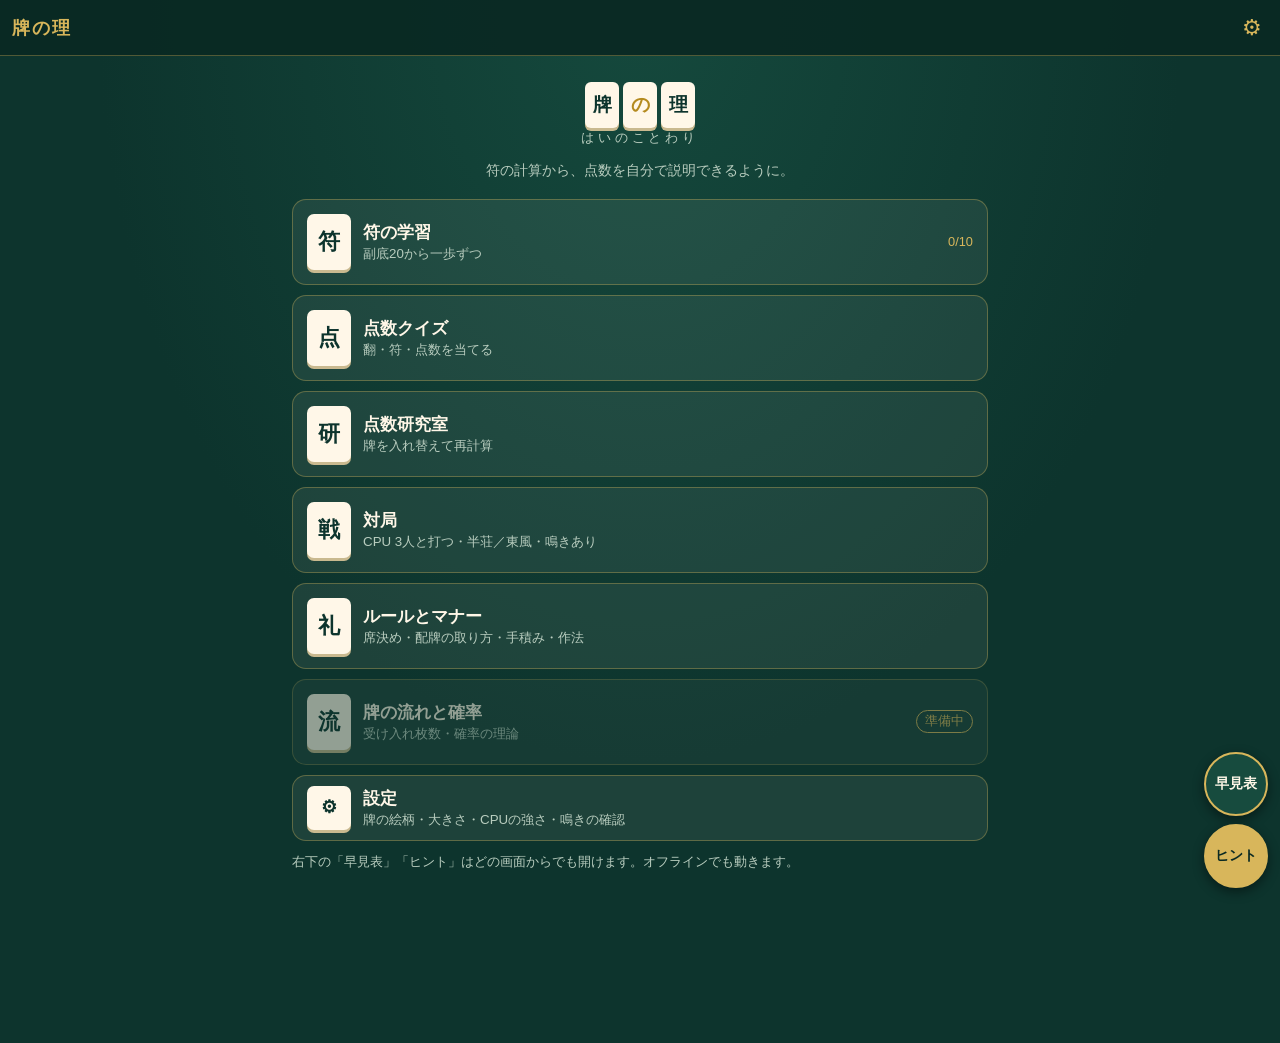
<file: index.html>
<!doctype html>
<html lang="ja">
<head>
<meta charset="utf-8">
<meta name="viewport" content="width=device-width, initial-scale=1, viewport-fit=cover">
<title>牌の理（はいのことわり）</title>
<meta name="theme-color" content="#0D342D">
<meta name="description" content="牌の理（はいのことわり）— 符と点数の計算から対局まで学べる麻雀アプリ">
<link rel="manifest" href="manifest.json">
<link rel="icon" href="icons/icon-192.png">
<link rel="apple-touch-icon" href="icons/apple-touch-icon.png">
<meta name="apple-mobile-web-app-capable" content="yes">
<meta name="mobile-web-app-capable" content="yes">
<meta name="apple-mobile-web-app-title" content="牌の理">
<meta name="apple-mobile-web-app-status-bar-style" content="black-translucent">
<link rel="stylesheet" href="css/style.css">
</head>
<body>
<header class="bar">
  <button id="back" class="icon-btn" aria-label="ホームへ戻る" hidden>‹ ホーム</button>
  <h1 id="title">牌の理</h1>
  <button id="gear" class="icon-btn gear" aria-label="設定">⚙</button>
</header>
<main>
  <section id="v-home" class="view">
    <div id="rename-notice"></div>
    <div class="brand"><div id="logo"></div><p>符の計算から、点数を自分で説明できるように。</p></div>
    <nav class="modes">
      <a href="#lessons" class="mode"><span class="mi">符</span><span><b>符の学習</b><small>副底20から一歩ずつ</small></span><em id="lesson-progress"></em></a>
      <a href="#quiz" class="mode"><span class="mi">点</span><span><b>点数クイズ</b><small>翻・符・点数を当てる</small></span><em id="quiz-progress"></em></a>
      <a href="#lab" class="mode"><span class="mi">研</span><span><b>点数研究室</b><small>牌を入れ替えて再計算</small></span></a>
      <a href="#game" class="mode"><span class="mi">戦</span><span><b>対局</b><small>CPU 3人と打つ・半荘／東風・鳴きあり</small></span></a>
      <a href="#rules" class="mode"><span class="mi">礼</span><span><b>ルールとマナー</b><small>席決め・配牌の取り方・手積み・作法</small></span></a>
      <div class="mode disabled"><span class="mi">流</span><span><b>牌の流れと確率</b><small>受け入れ枚数・確率の理論</small></span><em class="soon">準備中</em></div>
      <a href="#settings" class="mode slim"><span class="mi">⚙</span><span><b>設定</b><small>牌の絵柄・大きさ・CPUの強さ・鳴きの確認</small></span></a>
    </nav>
    <p class="fine">右下の「早見表」「ヒント」はどの画面からでも開けます。オフラインでも動きます。</p>
  </section>

  <section id="v-lessons" class="view" hidden>
    <div class="steps" id="lesson-steps"></div>
    <article class="card" id="lesson-card"></article>
    <div class="row between"><button class="btn" id="lesson-prev">‹ 前へ</button><button class="btn primary" id="lesson-next">次へ ›</button></div>
  </section>

  <section id="v-quiz" class="view" hidden>
    <div class="row between small"><span id="quiz-count"></span><span id="quiz-score"></span></div>
    <article class="card">
      <div class="row between"><h2 id="quiz-title"></h2><span class="tag" id="quiz-diff"></span></div>
      <div class="hand" id="quiz-hand"></div>
      <p class="cond" id="quiz-cond"></p>
      <p class="yaku" id="quiz-yaku"></p>
    </article>
    <article class="card answer">
      <div class="fields">
        <label>翻<select id="ans-han"></select></label>
        <label>符<select id="ans-fu"></select></label>
      </div>
      <p class="lbl">点数</p>
      <div class="choices" id="ans-pay"></div>
      <div class="row"><button class="btn primary wide" id="quiz-check">答え合わせ</button></div>
    </article>
    <article class="card result" id="quiz-result" hidden></article>
    <div class="row between"><button class="btn" id="quiz-prev">‹ 前の問題</button><button class="btn primary" id="quiz-next">次の問題 ›</button></div>
  </section>

  <section id="v-lab" class="view" hidden>
    <p class="notice" id="lab-notice">⚠ 役は自動判定しません。翻（役＋ドラ）は自分で設定してください。符と点数は牌姿から自動計算します。</p>
    <article class="card">
      <div class="row between"><h2>手牌 <small id="lab-count"></small></h2><div class="row gap"><button class="btn sm" id="lab-preset">例を入れる</button><button class="btn sm" id="lab-clear">クリア</button></div></div>
      <div class="hand lab-hand" id="lab-hand"></div>
      <p class="fine" id="lab-handhelp">牌をタップ → 和了牌に指定／外す。下の一覧から追加（各牌4枚まで）。</p>
      <div class="row gap" id="lab-tileacts" hidden><button class="btn sm primary" id="lab-setwin">和了牌にする</button><button class="btn sm" id="lab-remove">この牌を外す</button></div>
    </article>
    <details class="card picker-card" open><summary>牌を追加</summary><div class="picker" id="lab-picker"></div></details>
    <article class="card settings" id="lab-settings"></article>
    <article class="card result" id="lab-result"></article>
  </section>

 <section id="v-game" class="view" hidden><div id="game-body"></div></section>
  <section id="v-rules" class="view" hidden><div id="rules-body"></div></section>
  <section id="v-settings" class="view" hidden><article class="card" id="settings-body"></article>
    <article class="card" id="backup-card"><h2>引っ越し（機種変更）</h2>
      <p class="fine">問題・レッスンの成績と進み具合、研究室、対局の途中経過と成績、設定を1つのファイルにまとめます。iPhone では共有メニューから「"ファイル"に保存」か Google ドライブへ。</p>
      <button class="btn primary wide" id="bk-export">📤 データを書き出す</button>
      <label class="btn wide" style="display:block;text-align:center;box-sizing:border-box">📥 データを読み込む<input type="file" id="bk-import" accept="application/json,.json" hidden></label>
      <p><label><input type="radio" name="bk-mode" value="replace" checked> 置き換え（おすすめ）</label>　<label><input type="radio" name="bk-mode" value="merge"> 統合（今のデータも残す）</label></p>
      <div id="bk-status"></div>
      <p class="fine">読み込む前に中身を確認します。壊れたファイルや他のアプリのファイルは読み込みません。</p>
    </article></section>

  <section id="v-flow" class="view" hidden>
    <article class="card"><h2>牌の流れと確率（準備中）</h2><p>固定の教材牌譜を一手ずつ進め、受け入れ枚数と「見えている牌」から確率の目安を計算するモードを次の版で追加します。</p><p class="fine">相手の伏せ牌は見えないため、表示する確率は可視情報に基づく目安です。</p></article>
  </section>
</main>

<div class="fabs">
  <button class="fab" id="fab-table">早見表</button>
  <button class="fab gold" id="fab-hint">ヒント</button>
</div>

<div class="modal" id="m-table" hidden role="dialog" aria-label="符の早見表">
  <div class="sheet">
    <div class="row between"><h2>点数早見表</h2><button class="icon-btn close" data-close>×</button></div>
    <div class="seg" id="table-seg"><button data-v="child" class="on">子</button><button data-v="dealer">親</button></div>
    <div class="table-wrap" id="table-body"></div>
  </div>
</div>
<div class="modal" id="m-hint" hidden role="dialog" aria-label="ヒント">
  <div class="sheet">
    <div class="row between"><h2>ヒント</h2><button class="icon-btn close" data-close>×</button></div>
    <div id="hint-body"></div>
  </div>
</div>

<script>/* 改名のお知らせ用：旧版の保存データがあるかを、他のスクリプトが書き込む前に確認 */
try { window.__dojoHadData = Object.keys(localStorage).some(function (k) { return k.indexOf('dojo.') === 0; }); } catch (e) { window.__dojoHadData = false; }</script>
<script src="js/tiles/tiles-common.js"></script>
<script src="js/tiles/tiles-A.js"></script>
<script src="js/tiles/tiles-B.js"></script>
<script src="js/tiles/tiles-C.js"></script>
<script src="js/engine.js"></script>
<script src="js/questions.js"></script>
<script src="js/lessons.js"></script>
<script src="js/yaku.js"></script>
<script src="js/cpu.js"></script>
<script src="js/game-core.js"></script>
<script src="js/game-ui.js"></script>
<script src="js/rules.js"></script>
<script src="js/backup.js"></script>
<script src="js/app.js"></script>
</body>
</html>
</file>
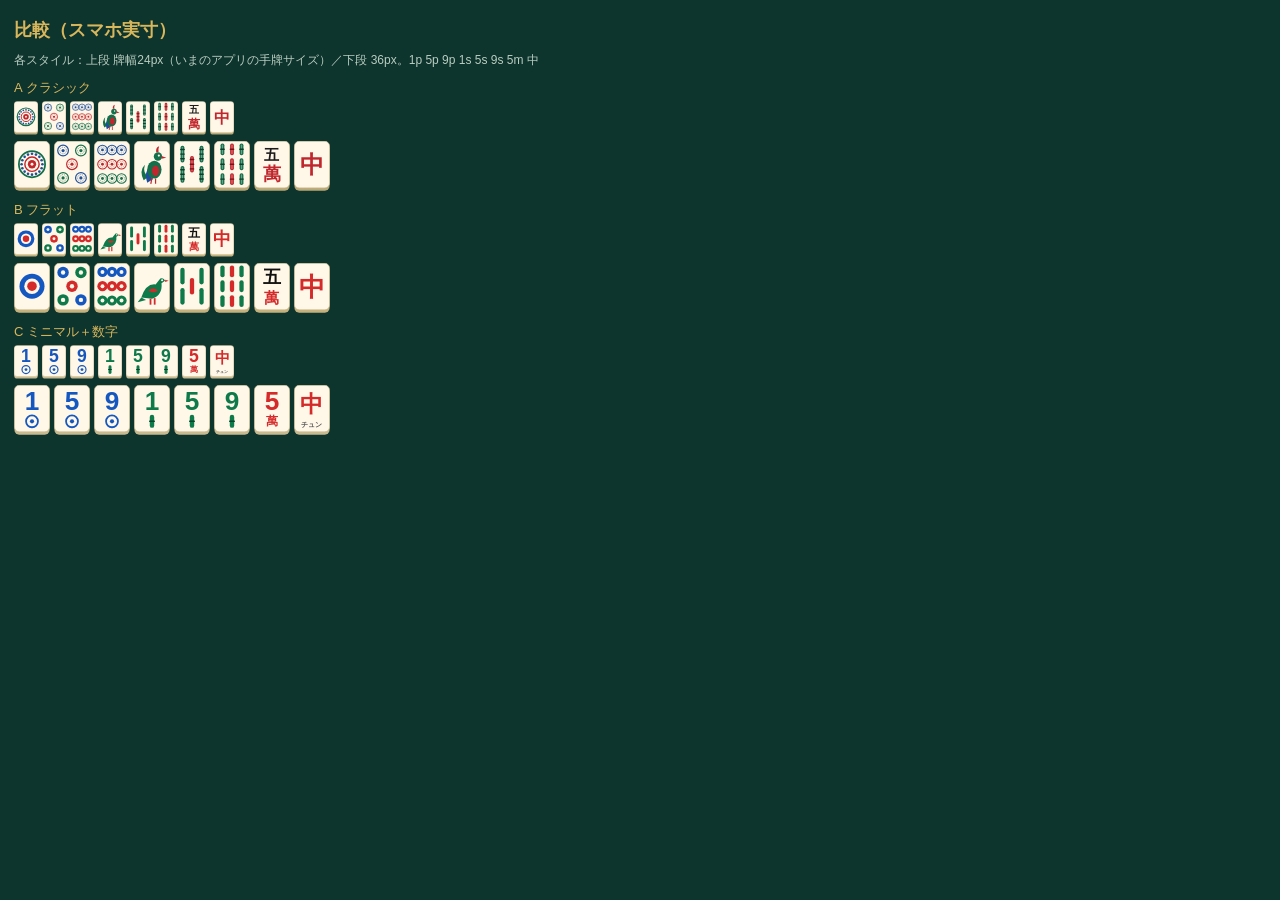
<file: design-samples/samples.html>
<!doctype html><html lang="ja"><head><meta charset="utf-8"><meta name="viewport" content="width=device-width,initial-scale=1">
<style>body{margin:0;background:#0D342D;color:#fff7e8;font-family:'Noto Sans CJK JP',sans-serif;padding:14px}
h1{font-size:18px;color:#d8b65b;margin:4px 0 10px}h2{font-size:13px;color:#b9cdbf;margin:10px 0 4px;font-weight:normal}
.row{display:flex;flex-wrap:wrap;gap:4px}.row svg{display:block}
.cmp td{padding:4px 6px;vertical-align:middle}.cmp th{color:#d8b65b;font-size:13px;text-align:left;padding-right:8px;white-space:nowrap}</style>
<script src="tiles-common.js"></script><script src="tiles-A.js"></script><script src="tiles-B.js"></script><script src="tiles-C.js"></script></head>
<body><div id="out"></div><script>
var q = new URLSearchParams(location.search), mode = q.get('s'), out = document.getElementById('out');
var ST = { A: TilesA, B: TilesB, C: TilesC };
var DESC = { A: 'クラシック（本物の牌に近い伝統的な見た目）', B: 'フラット（太い図形・高コントラスト）', C: 'ミニマル＋数字（大きな数字＋スート記号・初心者向け）' };
if (mode && ST[mode]) {
  var S = ST[mode], h = '<h1>スタイル' + mode + '：' + DESC[mode] + '</h1>';
  [['筒子（ピンズ）', 'p'], ['索子（ソーズ）', 's'], ['萬子（マンズ）', 'm']].forEach(function (g) {
    h += '<h2>' + g[0] + '</h2><div class="row">';
    for (var n = 1; n <= 9; n++) h += S.svg(n + g[1], { width: 56 });
    h += '</div>';
  });
  h += '<h2>字牌（東南西北白發中）</h2><div class="row">';
  for (var n = 1; n <= 7; n++) h += S.svg(n + 'z', { width: 56 });
  out.innerHTML = h + '</div>';
} else {
  var tiles = ['1p', '5p', '9p', '1s', '5s', '9s', '5m', '7z'];
  var h = '<h1>比較（スマホ実寸）</h1><p style="font-size:12px;color:#b9cdbf;margin:0 0 6px">各スタイル：上段 牌幅24px（いまのアプリの手牌サイズ）／下段 36px。1p 5p 9p 1s 5s 9s 5m 中</p>';
  ['A', 'B', 'C'].forEach(function (k) {
    h += '<h2 style="color:#d8b65b">' + ST[k].name + '</h2><div class="row">' + tiles.map(function (t) { return ST[k].svg(t, { width: 24 }); }).join('') +
      '</div><div class="row" style="margin-top:6px">' + tiles.map(function (t) { return ST[k].svg(t, { width: 36 }); }).join('') + '</div>';
  });
  out.innerHTML = h;
}
</script></body></html>
</file>
<file: css/style.css>
:root{--felt:#0D342D;--felt2:#174b3e;--felt3:#0a2a23;--gold:#d8b65b;--cream:#fff7e8;--ink:#183d34;--muted:#b9cdbf;--red:#c0392b;--blue:#1f4e9a;--green:#17784f;--tw:clamp(20px,5.6vw,40px)}
*{box-sizing:border-box}[hidden]{display:none!important}
html,body{margin:0;background:var(--felt);color:var(--cream);font-family:-apple-system,BlinkMacSystemFont,"Hiragino Sans","Noto Sans JP","Noto Sans CJK JP","Yu Gothic",sans-serif;-webkit-text-size-adjust:100%}
body{min-height:100vh;background:radial-gradient(ellipse at top,#15493d 0%,var(--felt) 60%) fixed}
.bar{position:sticky;top:0;z-index:5;display:flex;align-items:center;gap:8px;padding:calc(env(safe-area-inset-top) + 8px) 12px 8px;background:rgba(10,42,35,.95);border-bottom:1px solid rgba(216,182,91,.35)}
.bar h1{font-size:1.1rem;margin:0;letter-spacing:.1em;color:var(--gold)}
main{max-width:720px;margin:0 auto;padding:12px 12px 160px}
h2{font-size:1.05rem;margin:.2em 0}
h2 small{font-weight:normal;color:var(--muted);font-size:.8rem}
.view[hidden]{display:none}
.card{background:rgba(255,247,232,.06);border:1px solid rgba(216,182,91,.25);border-radius:14px;padding:12px;margin:10px 0}
.row{display:flex;align-items:center;flex-wrap:wrap}.between{justify-content:space-between}.gap{gap:6px}.small{font-size:.85rem;color:var(--muted)}
.btn{font:inherit;color:var(--cream);background:var(--felt2);border:1px solid var(--gold);border-radius:10px;padding:10px 14px;cursor:pointer;min-height:44px}
.btn.sm{padding:6px 10px;min-height:36px;font-size:.85rem}
.btn.primary{background:var(--gold);color:var(--felt3);font-weight:bold}
.btn.wide{width:100%;margin-top:8px}
.btn:disabled{opacity:.4}
.icon-btn{font:inherit;background:none;border:none;color:var(--gold);font-size:1rem;cursor:pointer;padding:6px}
.close{font-size:1.6rem;line-height:1}
.gold{color:var(--gold)} .warn{color:#f3c9a0}
.fine{font-size:.8rem;color:var(--muted)}
.notice{font-size:.85rem;background:rgba(192,57,43,.18);border:1px solid rgba(240,140,120,.5);border-radius:10px;padding:8px 10px;margin:4px 0}
.tag{font-size:.75rem;border:1px solid var(--gold);color:var(--gold);border-radius:99px;padding:2px 8px}
/* home */
.brand{text-align:center;padding:14px 0 4px}
.brand p{color:var(--muted);font-size:.9rem}
#logo{display:flex;justify-content:center;gap:4px}
.modes{display:grid;gap:10px}
.mode{display:flex;align-items:center;gap:12px;padding:14px;border-radius:14px;background:rgba(255,247,232,.07);border:1px solid rgba(216,182,91,.35);color:var(--cream);text-decoration:none}
.mode b{display:block;font-size:1.05rem}.mode small{color:var(--muted)}
.mode em{margin-left:auto;font-style:normal;font-size:.8rem;color:var(--gold)}
.mode .mi{flex:none;width:44px;height:56px;display:grid;place-items:center;background:var(--cream);color:var(--felt);border-radius:7px;font-weight:bold;font-size:1.4rem;box-shadow:0 3px 0 #c9b98f}
.mode.disabled{opacity:.55}.mode .soon{border:1px solid var(--gold);border-radius:99px;padding:2px 8px}
/* tiles (SVG) */
.hand{display:flex;flex-wrap:wrap;gap:2px;margin:8px 0;align-items:flex-end}
.tile{--w:var(--tw);position:relative;flex:none;display:block;width:var(--w);line-height:0;background:none;border:none;padding:0;margin:0 0 2px;color:inherit}
.tile svg{display:block;width:100%;height:auto}
.tile.sm{--w:calc(var(--tw)*.72)}
.tile.win svg{outline:3px solid var(--gold);outline-offset:0;border-radius:6px}
.tile.win::after{content:"和";position:absolute;top:-8px;right:-6px;background:var(--gold);color:var(--felt3);font-size:10px;line-height:1;border-radius:99px;padding:2px 3px;font-weight:bold}
.tile.sel{transform:translateY(-6px)}
button.tile{cursor:pointer;font-family:inherit}
.tile .cnt{position:absolute;bottom:-3px;right:-2px;font-size:9px;line-height:1;color:var(--felt3);background:var(--gold);border-radius:99px;padding:1px 3px}
button.tile:disabled{opacity:.3}
body.size-lg{--tw:clamp(28px,11.5vw,56px)}
.logo-tile{width:34px;height:46px;display:grid;place-items:center;background:var(--cream);color:var(--felt);border-radius:6px;font-weight:bold;font-size:1.2rem;box-shadow:0 3px 0 #c9b98f}
.logo-tile.gold{color:#b48a1e}
.gear{margin-left:auto;font-size:1.4rem}
.mode.slim{padding:10px 14px}.mode.slim .mi{height:44px;font-size:1.1rem}
.style-opts{display:grid;gap:8px}
.style-opt{font:inherit;text-align:left;color:var(--cream);background:var(--felt2);border:1px solid rgba(216,182,91,.4);border-radius:12px;padding:10px;cursor:pointer}
.style-opt.on{border:2px solid var(--gold);background:rgba(216,182,91,.18)}
.style-opt b{display:block}.style-opt small{color:var(--muted);font-size:.78rem}
.style-opt .prev .tile{--w:30px}
.style-opt.on b::before{content:"✓ ";color:var(--gold)}
.picker{display:grid;grid-template-columns:repeat(9,1fr);gap:5px 3px;justify-items:center;margin-top:8px}
.picker .tile{--w:min(var(--tw),9.4vw,40px)}
.lab-hand{min-height:calc(var(--tw)*1.5)}
/* rules */
.diagram{display:block;margin:8px auto;max-width:100%;height:auto}
.rules h3{color:var(--gold);font-size:.98rem;margin:14px 0 4px}
.rules ol,.rules ul{padding-left:1.3em;line-height:1.7;font-size:.92rem}
.rules .toc{display:flex;flex-wrap:wrap;gap:6px}
.rules .toc a{color:var(--gold);font-size:.85rem;border:1px solid rgba(216,182,91,.5);border-radius:99px;padding:4px 10px;text-decoration:none}
.river{display:grid;grid-template-columns:repeat(6,auto);justify-content:start;gap:2px}
.river .tile{--w:26px}
.empty{color:var(--muted);font-size:.85rem}
/* lessons */
.steps{display:flex;gap:4px;flex-wrap:wrap}
.steps button{font:inherit;font-size:.8rem;min-width:32px;height:32px;border-radius:8px;border:1px solid rgba(216,182,91,.5);background:transparent;color:var(--cream)}
.steps button.done{background:rgba(216,182,91,.25)}.steps button.cur{background:var(--gold);color:var(--felt3);font-weight:bold}
.card p{line-height:1.7}
table.mini{border-collapse:collapse;font-size:.85rem;width:100%}
table.mini th,table.mini td{border:1px solid rgba(216,182,91,.3);padding:5px;text-align:center}
.choices{display:grid;gap:6px}
.choice{font:inherit;text-align:left;color:var(--cream);background:var(--felt2);border:1px solid rgba(216,182,91,.5);border-radius:10px;padding:10px;min-height:44px;cursor:pointer}
.choice.on{border-color:var(--gold);background:rgba(216,182,91,.25)}
.choice.ok{background:rgba(23,120,79,.55);border-color:#5fd39c}.choice.ng{background:rgba(192,57,43,.45);border-color:#f08c78}
.caption{font-size:.8rem;color:var(--muted)}
/* quiz */
.cond{font-size:.9rem;margin:4px 0}.yaku{font-size:.9rem;color:var(--gold);margin:4px 0}
.fields{display:grid;grid-template-columns:1fr 1fr;gap:10px}
.fields label{display:flex;flex-direction:column;font-size:.85rem;gap:4px;color:var(--muted)}
select{font:inherit;font-size:1rem;padding:8px;border-radius:8px;border:1px solid var(--gold);background:var(--cream);color:var(--ink);min-height:44px}
.lbl{font-size:.85rem;color:var(--muted);margin:10px 0 4px}
.result h3{margin:.2em 0;font-size:1rem}
.verdict{font-weight:bold;font-size:1.1rem}.verdict.ok{color:#7be0ad}.verdict.ng{color:#ffab98}
.fu-list{list-style:none;padding:0;margin:6px 0;font-variant-numeric:tabular-nums}
.fu-list li{display:flex;justify-content:space-between;border-bottom:1px dashed rgba(216,182,91,.25);padding:4px 0;font-size:.9rem}
.fu-list li.total{font-weight:bold;color:var(--gold);border-bottom:none}
.eq{font-family:ui-monospace,Menlo,monospace;font-size:.82rem;background:rgba(0,0,0,.25);border-radius:8px;padding:8px;white-space:pre-wrap;line-height:1.6}
.ribbon{display:flex;gap:8px;flex-wrap:wrap;margin:6px 0}
.ribbon span{border-radius:8px;padding:4px 10px;font-weight:bold}
.r-han{background:#8a3a2e}.r-fu{background:#2b5f8a}.r-pt{background:var(--gold);color:var(--felt3)}
/* lab */
.settings .srow{display:flex;align-items:center;gap:8px;margin:6px 0;flex-wrap:wrap}
.settings .srow>span{width:4.5em;font-size:.85rem;color:var(--muted)}
.seg{display:inline-flex;border:1px solid var(--gold);border-radius:10px;overflow:hidden}
.seg button{font:inherit;font-size:.9rem;background:transparent;color:var(--cream);border:none;padding:8px 12px;min-height:38px;cursor:pointer}
.seg button+button{border-left:1px solid rgba(216,182,91,.5)}
.seg button.on{background:var(--gold);color:var(--felt3);font-weight:bold}
.stepper{display:inline-flex;align-items:center;gap:6px}
.stepper b{min-width:3.5em;text-align:center;font-size:1.1rem}
.groups{display:flex;flex-wrap:wrap;gap:10px;margin:6px 0}
.group{display:flex;flex-direction:column;align-items:center;gap:4px;padding:6px;border-radius:10px;background:rgba(0,0,0,.18)}
.group .hand{margin:0;gap:2px}
.group .gl{font-size:.72rem;color:var(--muted)}
.group .row button{font-size:.72rem;padding:3px 6px;min-height:28px}
.alt{font-size:.8rem;color:var(--muted)}
/* fabs & modals */
.fabs{position:fixed;right:12px;bottom:calc(env(safe-area-inset-bottom) + 12px);display:flex;flex-direction:column;gap:8px;z-index:8}
.fab{font:inherit;font-weight:bold;font-size:.85rem;width:64px;height:64px;border-radius:50%;border:2px solid var(--gold);background:var(--felt2);color:var(--cream);box-shadow:0 4px 12px rgba(0,0,0,.45);cursor:pointer}
.fab.gold{background:var(--gold);color:var(--felt3)}
.modal{position:fixed;inset:0;z-index:20;background:rgba(0,0,0,.55);display:flex;align-items:flex-end;justify-content:center}
.modal[hidden]{display:none}
.sheet{background:var(--felt);border:1px solid var(--gold);border-radius:16px 16px 0 0;width:100%;max-width:720px;max-height:88vh;overflow:auto;padding:12px 14px calc(env(safe-area-inset-bottom) + 16px)}
.table-wrap{overflow-x:auto;margin-top:8px}
.qt{border-collapse:collapse;font-size:.78rem;width:100%;font-variant-numeric:tabular-nums}
.qt th,.qt td{border:1px solid rgba(216,182,91,.3);padding:4px 3px;text-align:center;white-space:nowrap}
.qt th{background:rgba(216,182,91,.15);color:var(--gold)}
.qt td small{display:block;color:var(--muted);font-size:.7rem}
.qt td.mg{background:rgba(216,182,91,.2)}
#hint-body p,#hint-body li{line-height:1.7;font-size:.92rem}
@media (prefers-reduced-motion:no-preference){.tile.sel{transition:transform .12s}}
/* game */
.ginfo{display:flex;flex-wrap:wrap;gap:4px 10px;align-items:center;font-size:.8rem;background:rgba(0,0,0,.25);border-radius:10px;padding:6px 8px}
.ginfo .dora{display:inline-flex;align-items:center;gap:4px}.ginfo .dora .tile{--w:20px;margin:0}
.cpus{display:grid;grid-template-columns:repeat(3,1fr);gap:4px;margin:6px 0}
.cpu{background:rgba(255,247,232,.05);border:1px solid rgba(216,182,91,.2);border-radius:10px;padding:4px;min-width:0}
.ph{display:flex;flex-wrap:wrap;align-items:center;gap:3px;font-size:.72rem;margin-bottom:3px}
.ph b{color:var(--gold)}.ph em{font-style:normal;background:var(--red);color:#fff;border-radius:4px;padding:0 3px;font-size:.65rem}
.ph .sc{margin-left:auto;font-variant-numeric:tabular-nums}
.ph .rb{background:var(--gold);color:var(--felt3);border-radius:4px;padding:0 3px;font-size:.65rem;font-weight:bold}
.ph.on{color:var(--gold)}.ph.on span:first-of-type::before{content:"▶"}
.backs{display:flex;flex-wrap:wrap;gap:1px;margin-bottom:3px}.backs i{width:6px;height:9px;background:#2f7a5f;border-radius:1.5px;border-bottom:1px solid #0a2a23}
.pond{display:grid;grid-template-columns:repeat(6,auto);justify-content:start;gap:1px;min-height:22px}
.pond .pw{display:inline-block}.pond .tile{--w:min(19px,5vw);margin:0}
.pond .pw.rot{transform:rotate(90deg);margin:0 3px}
.me{background:rgba(255,247,232,.05);border:1px solid rgba(216,182,91,.3);border-radius:10px;padding:6px}
.me .pond .tile{--w:24px}
.ghand{margin-top:10px}.ghand .gap{width:8px}
.gact{display:flex;flex-wrap:wrap;gap:6px;align-items:center;margin:6px 0}
.gmsg{font-size:.85rem;color:var(--muted);flex:1 1 100%}
.gtoggle{font-size:.85rem;display:flex;gap:6px;align-items:center;margin:4px 0}
.explain .qt td{white-space:normal}.explain .qt td small{font-size:.65rem}
.explain .tile{--w:22px;margin:0 auto}
.fair{font-size:.85rem;background:rgba(216,182,91,.12);border:1px solid rgba(216,182,91,.4);border-radius:10px;padding:8px}
.rl{padding-left:1.2em;font-size:.9rem;line-height:1.7}
.rank tr.mine td,.rank tr.mine th{background:rgba(216,182,91,.25)}
#g-result .hand .tile{--w:min(24px,6vw)}
.notice.ok{background:rgba(23,120,79,.3);border-color:#5fd39c}
.indic .tile{--w:20px;margin:0}
/* v4：副露・鳴き・危険度 */
.tile.red::before{content:"";position:absolute;top:2px;left:2px;width:18%;aspect-ratio:1;border-radius:50%;background:#d42a2a;box-shadow:0 0 0 1px #fff7e8;z-index:1}
.melds{display:flex;flex-wrap:wrap;gap:4px;justify-content:flex-end;margin:3px 0}
.meld{display:inline-flex;align-items:flex-end;gap:1px;background:rgba(0,0,0,.18);border-radius:4px;padding:1px 2px}
.meld .tile{margin:0}
.cpu .meld .tile{--w:min(15px,4vw)}
.cpu .melds{justify-content:flex-start}
.me ~ .melds .tile,.ghand + .melds .tile{--w:calc(var(--tw)*.85)}
.rotw{display:inline-flex;flex-direction:column-reverse;align-items:center}
.tile.rot{width:calc(var(--w)*1.36);height:var(--w);display:flex;align-items:center;justify-content:center}
.tile.rot svg{width:var(--w);transform:rotate(-90deg);flex:none}
.tile.rot.stack{margin-bottom:-1px}
.tback{display:inline-block;width:var(--w,15px);aspect-ratio:3/4;background:#2f7a5f;border-radius:2px;border-bottom:2px solid #0a2a23}
.cpu .tback{--w:min(15px,4vw);width:min(15px,4vw)}
.ghand + .melds .tback{width:calc(var(--tw)*.85)}
.pond .pw.called{opacity:.35}
.lv{font-size:.65rem;color:var(--gold);margin-left:2px}
.callbar{position:sticky;bottom:8px;z-index:5;margin:8px 0;padding:8px;border:2px solid var(--gold);border-radius:12px;background:rgba(10,42,35,.96);display:flex;flex-wrap:wrap;gap:8px;align-items:center}
.callbar .ctile .tile{--w:34px}
.callbar .cbtns{display:flex;flex-wrap:wrap;gap:6px;flex:1}
.callbar .btn.chi{display:inline-flex;align-items:center;gap:2px}
.callbar .btn.chi .tile{--w:18px;margin:0}
.callbar .hint{flex-basis:100%;margin:0}
.tile.hl svg{outline:2px dashed var(--gold);border-radius:5px}
.dg{display:inline-block;border-radius:99px;padding:1px 6px;font-size:.75rem;font-weight:bold}
.dg.safe{background:#2e7d4f;color:#fff}.dg.mid{background:#c99a2e;color:#1b1b1b}.dg.bad{background:#b3261e;color:#fff}
.explain td small{display:block}
.winhand{flex-wrap:wrap;align-items:flex-end}
.winhand .meld .tile{--w:min(22px,5.6vw)}
.logo-reading{display:block;font-size:.8rem;letter-spacing:.3em;color:var(--muted);margin-top:2px}
</file>
